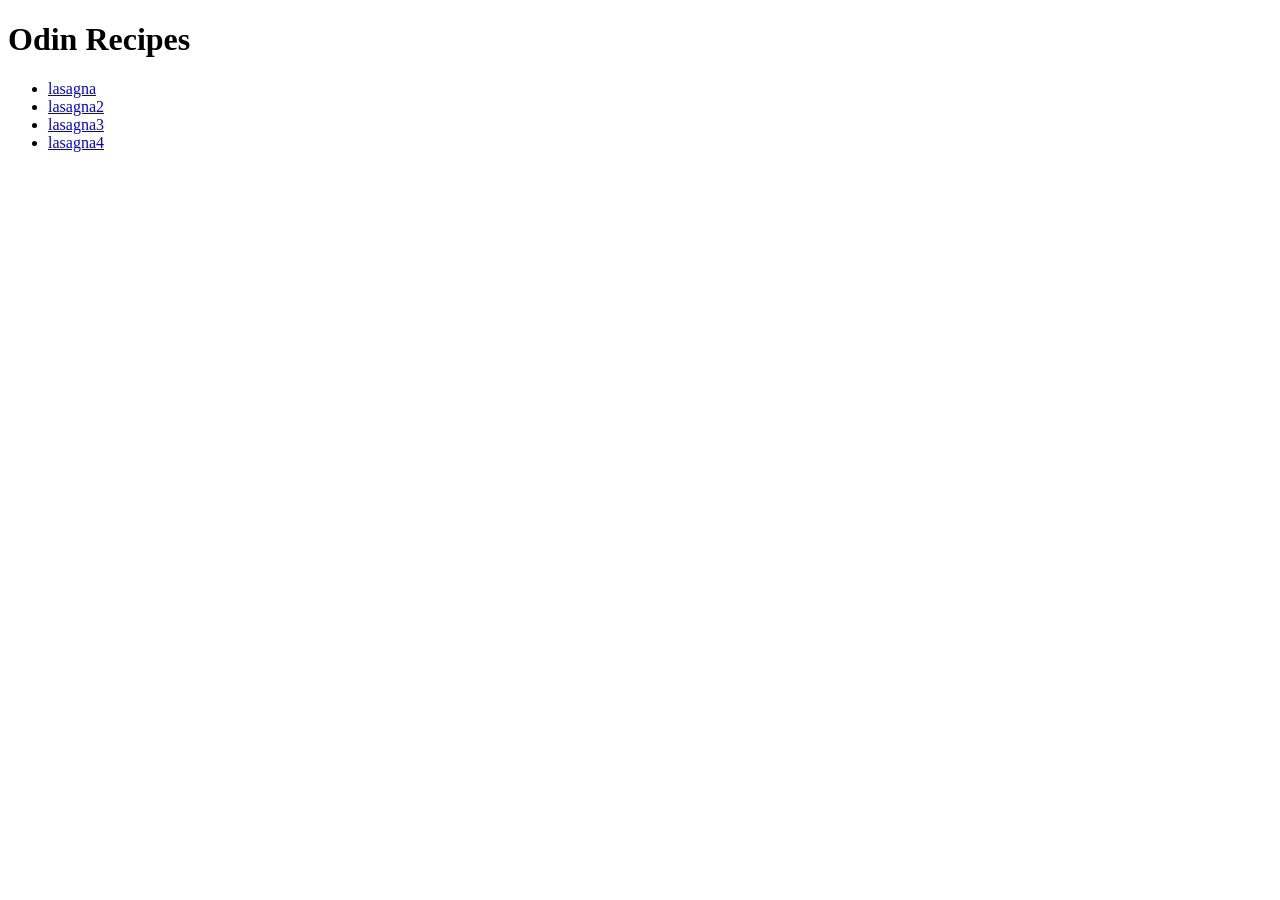
<file: index.html>
<!DOCTYPE html>
<html lang="en">

<head>
    <meta charset="UTF-8">
    <meta name="viewport" content="width=device-width, initial-scale=1.0">
    <title>Document</title>
</head>

<body>
    <h1>Odin Recipes</h1>
    <ul>
        <li><a href="recipes/lasagna.html">lasagna</ahref>
        </li>
        <li><a href="recipes/lasagna2.html">lasagna2</ahref>
        </li>
        <li><a href="recipes/lasagna3.html">lasagna3</ahref>
        </li>
        <li><a href="recipes/lasagna4.html">lasagna4</ahref>
        </li>
    </ul>

</body>

</html>
</file>
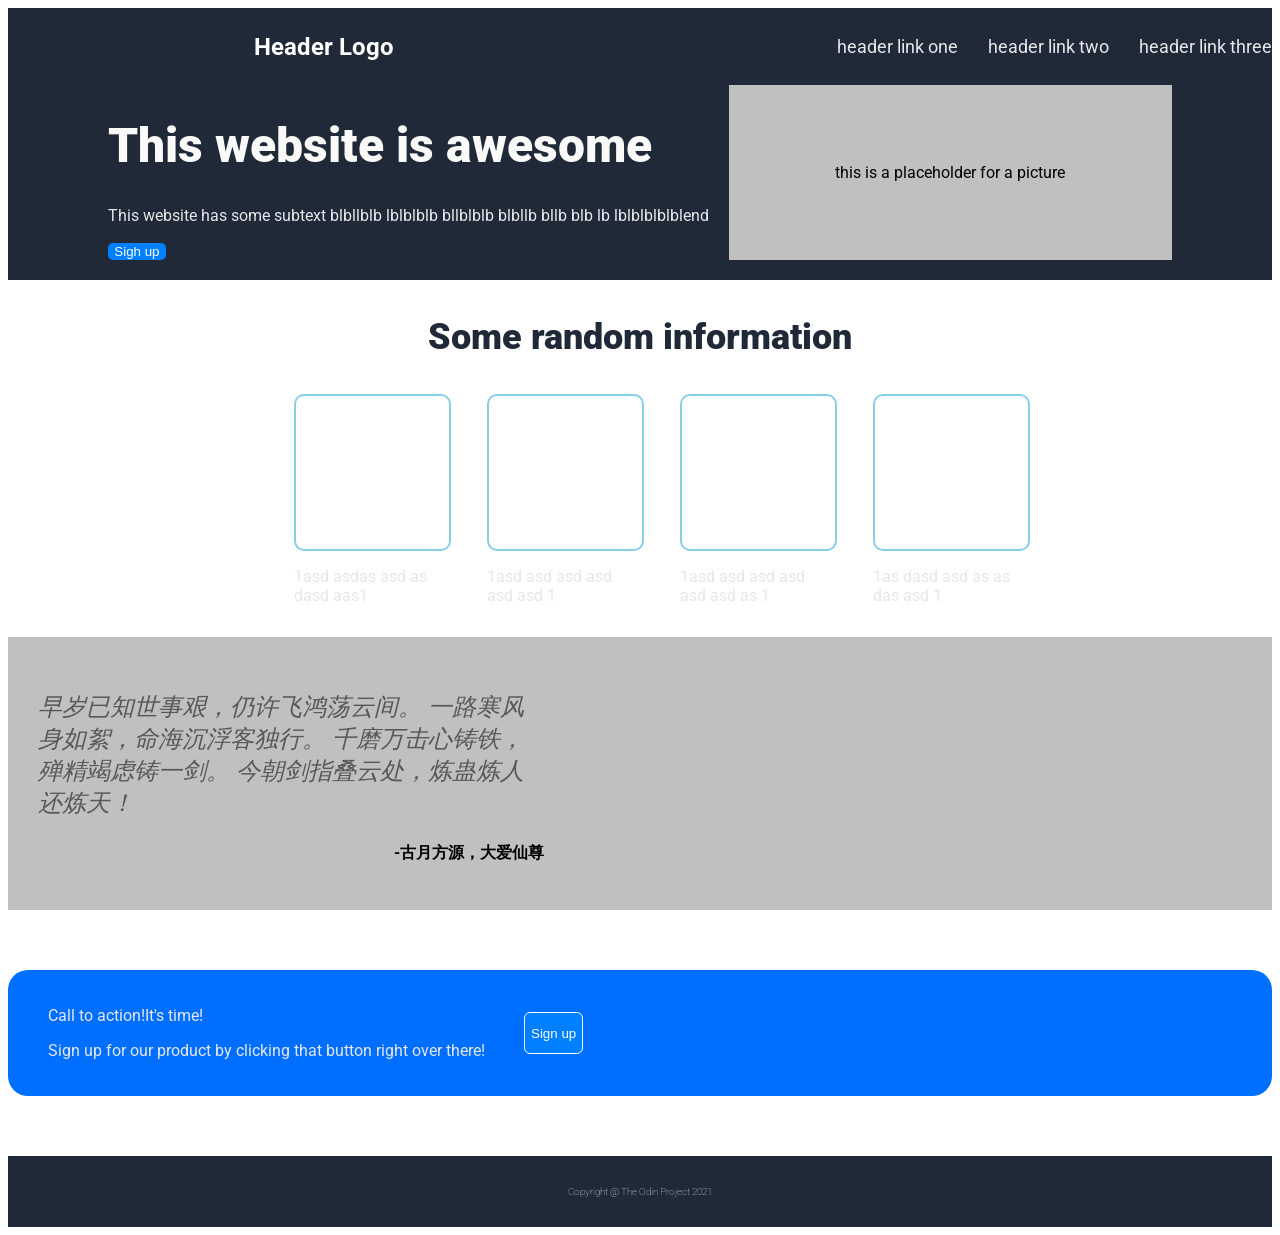
<file: 02/index.html>
<!DOCTYPE html>
<html lang="en">

<head>
    <link rel="preconnect" href="https://fonts.googleapis.com">
<link rel="preconnect" href="https://fonts.gstatic.com" crossorigin>
<link href="https://fonts.googleapis.com/css2?family=Roboto:wght@300;400;700;900&display=swap" rel="stylesheet">
    <link rel="stylesheet" href="./style.css">
    <meta charset="UTF-8">
    <meta name="viewport" content="width=device-width, initial-scale=1.0">
    <title>Document</title>
</head>

<body>
    <header class="hero">
        <div class="container">
            <!-- 第一行 -->
            <nav class="nav">
                <div class="logo">Header Logo</div>
                <ul class="nav_links">
                    <li><a>header link one</a></li>
                    <li><a>header link two</a></li>
                    <li><a>header link three</a></li>
                </ul>
            </nav>
            <!-- 第二行 -->
            <div class="hero_body">
                <div class="hero_text">
                    <h1>This website is awesome</h1>
                    <p>This website has some subtext blbllblb lblblblb bllblblb blbllb bllb blb lb lblblblblblend</p>
                    <button>Sigh up</button>
                </div>
                <div class="hero_image">this is a placeholder for a picture</div>
            </div>

        </div>

    </header>
    <div class="container">
        <p class="information">Some random information</p>
        <ul class="subtext">
            <li class="subtext_container"><div class="placeholder"></div><p>1asd asdas asd as dasd aas1</p></li>
            <li class="subtext_container"><div class="placeholder"></div><p>1asd asd asd asd asd asd 1</p></li>
            <li class="subtext_container"><div class="placeholder"></div><p>1asd asd asd asd asd asd as 1</p></li>
            <li class="subtext_container"><div class="placeholder"></div><p>1as dasd asd as as das asd 1</p></li>
        </ul>

    </div>
    <div class="container_quote">
        <div class="quote">
            <p class="quote_text">早岁已知世事艰，仍许飞鸿荡云间。
一路寒风身如絮，命海沉浮客独行。
千磨万击心铸铁，殚精竭虑铸一剑。
今朝剑指叠云处，炼蛊炼人还炼天！</p>
            <p class="quote_author">-古月方源，大爱仙尊</p>
        </div>
        

    </div>
    <div class="container">
        <div class="signup">
            <div class="signup_slogan">
                <p>Call to action!It's time!</p>
                <p>Sign up for our product by clicking that button right over there!</p>
            </div>
            <button class="signup_button">Sign up</button>
        </div>
        

    </div>
    <div class="copyright">
        <p class="copyright_text">Copyright @ The Odin Project 2021</p>
       

    </div>
</body>

</html>
</file>
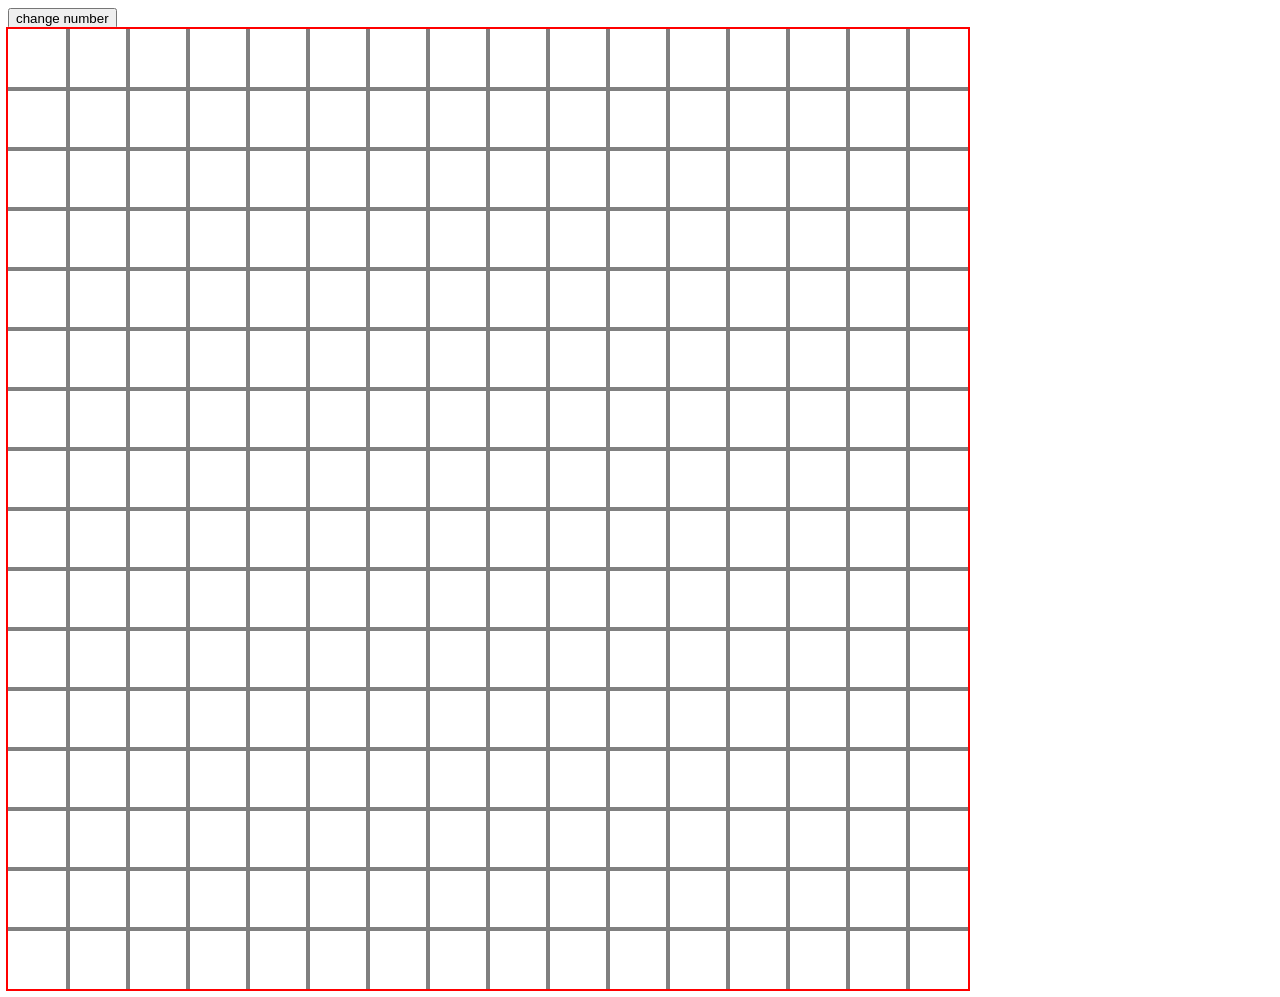
<file: 04/index.html>
<!DOCTYPE html>
<html lang="en">

    <meta charset="UTF-8">
    <meta name="viewport" content="width=device-width, initial-scale=1.0">
    <title>Document</title>
    <link rel="stylesheet" href="./style.css">
</head>
<body>
    <button class="popup"> change number</button>
    <div class="container"></div>

    <script src="./main.js"></script>
</body>
</html>
</file>
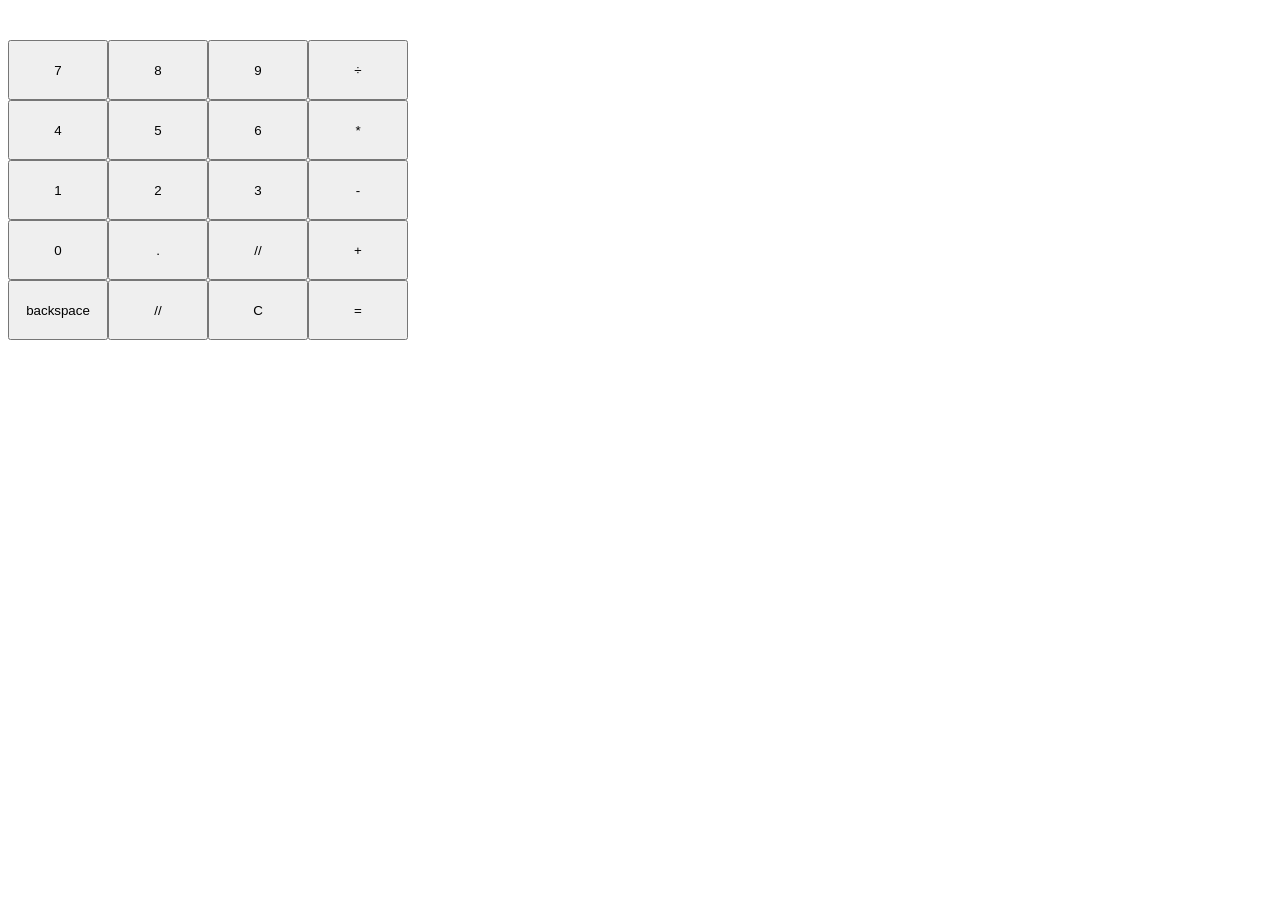
<file: 05/index.html>
<!doctype html>
<html lang="en">
    <head>
        <meta charset="UTF-8" />
        <meta name="viewport" content="width=device-width, initial-scale=1.0" />
        <title>Document</title>
        <link rel="stylesheet" href="./style.css" />
    </head>
    <body>
        <div class="calculator">
            <p id="display"></p>
            <button class="number">7</button>
            <button class="number">8</button>
            <button class="number">9</button>
            <button class="operator">÷</button>
            <button class="number">4</button>
            <button class="number">5</button>
            <button class="number">6</button>
            <button class="operator">*</button>
            <button class="number">1</button>
            <button class="number">2</button>
            <button class="number">3</button>
            <button class="operator">-</button>
            <button class="number">0</button>
            <button id="dot" class="number">.</button>
            <button class="empty">//</button>
            <button class="operator">+</button>
            <button id="bs">backspace</button>
            <button class="empty">//</button>
            <button id="clear">C</button>
            <button id="equal">=</button>
        </div>
        <script src="./main.js"></script>
    </body>
</html>
</file>
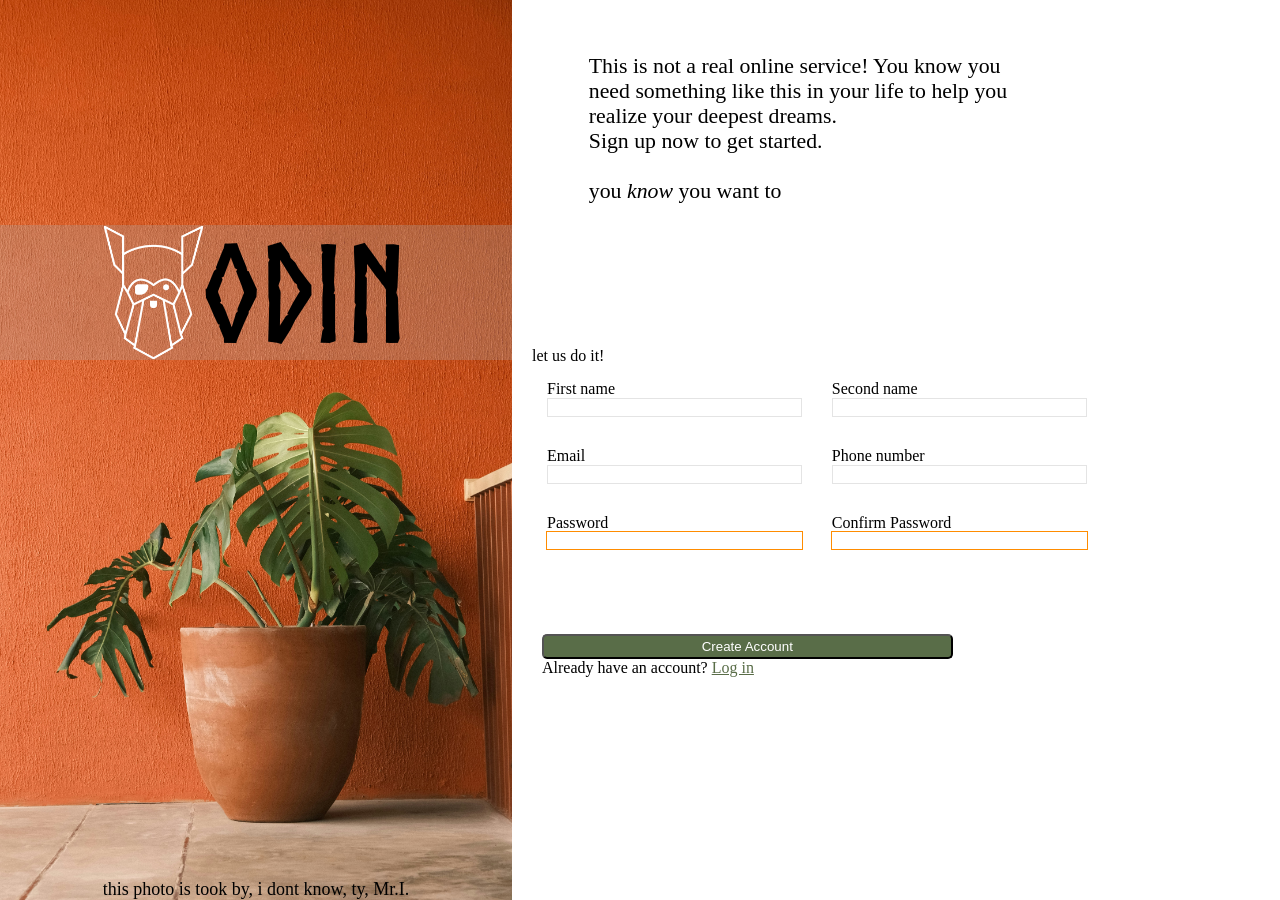
<file: signUpForm/index.html>
<!doctype html>
<html lang="en">
    <head>
        <meta charset="UTF-8" />
        <meta name="viewport" content="width=device-width, initial-scale=1.0" />
        <title>Document</title>
        <link href="./style.css" rel="stylesheet" />
    </head>
    <body>
        <div class="left">
            <div id="opbg">
                <img id="logo" alt="a odin logo" src="./odin-lined.png" />
                <span id="slang">Odin</span>
            </div>
            <span id="comment"
                >this photo is took by, i dont know, ty, Mr.I.</span
            >
        </div>
        <div class="right">
            <div id="part1">
                <span id="description">
                    This is not a real online service! You know you need
                    something like this in your life to help you realize your
                    deepest dreams.<br />Sign up now to get started.<br /><br />
                    you <em>know</em> you want to
                </span>
            </div>

            <form id="form">
                <div id="part2">
                    <span> let us do it!</span>
                    <div id="wrapit">
                        <div class="shabi">
                            <label for="firstName">First name</label>
                            <input
                                type="text"
                                id="firstName"
                                name="firstName"
                            />
                        </div>
                        <div class="shabi">
                            <label for="secondName">Second name</label>
                            <input
                                type="text"
                                id="secondName"
                                name-="secondName"
                            />
                        </div>
                        <div class="shabi">
                            <label for="email">Email</label>
                            <input type="email" id="email" name="email" />
                        </div>
                        <div class="shabi">
                            <label for="PhoneNum">Phone number</label>
                            <input type="text" id="PhoneNum" name="PhoneNum" />
                        </div>
                        <div class="shabi">
                            <label for="password">Password</label>
                            <input
                                required
                                type="password"
                                id="password"
                                name="password"
                                minlength="6"
                                ;
                            />
                        </div>
                        <div class="shabi">
                            <label for="repass">Confirm Password</label>
                            <input
                                required
                                minlength="6"
                                type="password"
                                id="repass"
                                name="repass"
                            />
                        </div>
                    </div>
                </div>
                <div id="part3">
                    <button type="submit">Create Account</button>
                    <span
                        >Already have an account?
                        <a href="placeHolder">Log in</a></span
                    >
                </div>
            </form>
        </div>
    </body>
</html>
</file>
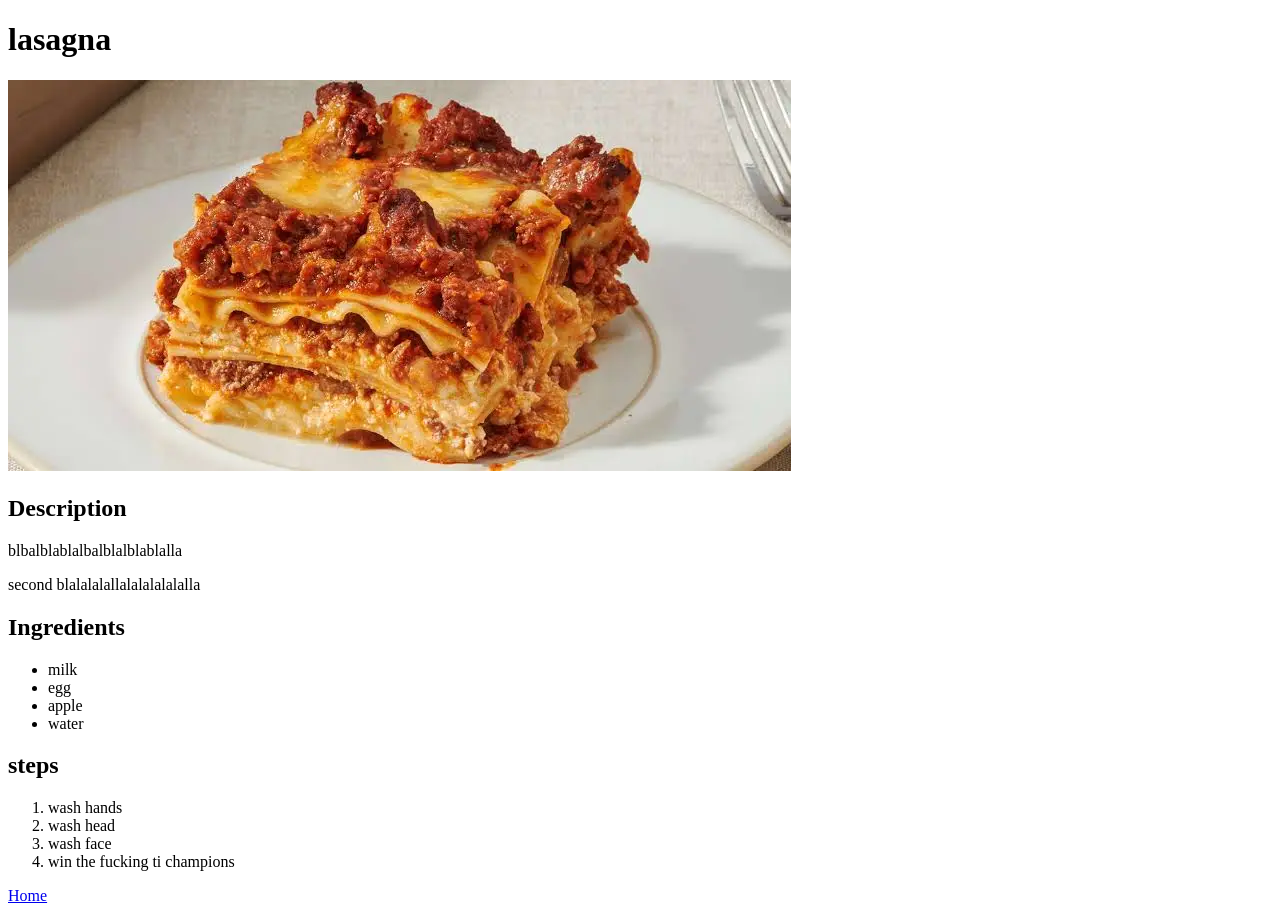
<file: recipes/lasagna.html>
<!DOCTYPE html>
<html lang="en">

<head>
    <meta charset="UTF-8">
    <meta name="viewport" content="width=device-width, initial-scale=1.0">
    <title>Document</title>
</head>

<body>
    <h1>lasagna</h1>
    <img src="./images.webp">
    <h2>Description</h2>
    <p>blbalblablalbalblalblablalla</p>
    <p> second blalalalallalalalalalalla</p>
    <h2>Ingredients</h2>
    <ul>
        <li>milk</li>
        <li>egg</li>
        <li>apple</li>
        <li>water</li>
    </ul>
    <h2>steps</h2>
    <ol>
        <li>wash hands</li>
        <li>wash head</li>
        <li>wash face</li>
        <li>win the fucking ti champions</li>
    </ol>
    <a href="../index.html">Home</a>
</body>

</html>
</file>
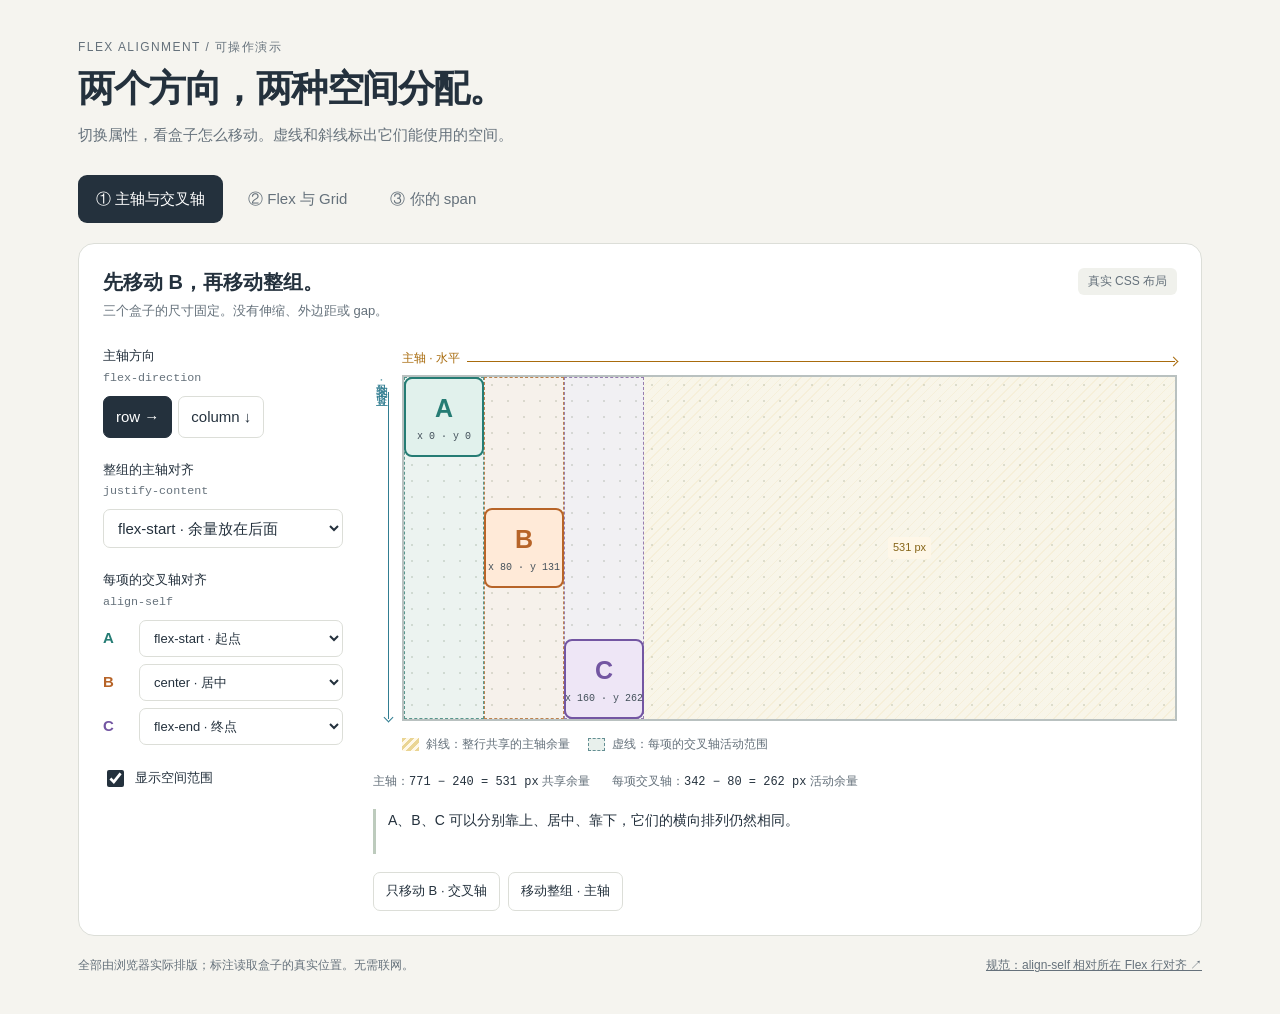
<file: signUpForm/flex-alignment-demo.html>
<!doctype html>
<html lang="zh-CN">
  <head>
    <meta charset="UTF-8" />
    <meta name="viewport" content="width=device-width, initial-scale=1" />
    <title>Flex 对齐 · 看见空间怎么分配</title>
    <style>
      :root {
        color-scheme: light;
        --ink: #24313d;
        --muted: #65717b;
        --paper: #f5f4ef;
        --line: #dcded8;
        --a: #257c74;
        --b: #b76428;
        --c: #7356a2;
        --tile-size: 80px;
      }
      * { box-sizing: border-box; }
      body {
        margin: 0;
        background: var(--paper);
        color: var(--ink);
        font-family: -apple-system, BlinkMacSystemFont, "PingFang SC", "Microsoft YaHei", sans-serif;
        font-size: 15px;
        line-height: 1.6;
      }
      button, select, input { font: inherit; }
      button, select { cursor: pointer; }
      button:focus-visible, select:focus-visible, input:focus-visible, a:focus-visible {
        outline: 3px solid #287dbe;
        outline-offset: 3px;
      }
      button { touch-action: manipulation; }
      code, .number {
        font-family: "SFMono-Regular", Consolas, monospace;
        font-variant-numeric: tabular-nums;
      }
      code { font-size: .9em; }
      h1, h2, h3, p { margin: 0; }
      main { max-width: 1180px; margin: 0 auto; padding: 38px 28px 40px; }
      .eyebrow { color: var(--muted); font-size: 12px; letter-spacing: .12em; margin-bottom: 8px; }
      h1 { font-size: clamp(25px, 3.4vw, 37px); letter-spacing: -.04em; line-height: 1.3; }
      .subtitle { color: var(--muted); margin-top: 10px; }
      .tabs { display: flex; gap: 7px; margin: 28px 0 20px; flex-wrap: wrap; }
      .tab {
        padding: 11px 17px;
        border: 1px solid transparent;
        border-radius: 9px;
        color: var(--muted);
        background: transparent;
      }
      .tab[aria-selected="true"] { background: var(--ink); color: #fff; }
      .tab:hover:not([aria-selected="true"]) { background: #e9e9e2; }
      [hidden] { display: none !important; }
      .panel { background: #fff; border: 1px solid var(--line); border-radius: 16px; padding: 24px; }
      .panel-heading { display: flex; justify-content: space-between; gap: 16px; align-items: flex-start; margin-bottom: 24px; }
      h2 { font-size: 20px; line-height: 1.4; }
      .secondary { color: var(--muted); font-size: 13px; margin-top: 5px; }
      .tag { flex: 0 0 auto; padding: 4px 10px; border-radius: 6px; background: #f0f1ec; color: var(--muted); font-size: 12px; }
      .axis-layout { display: grid; grid-template-columns: 240px minmax(0, 1fr); gap: 30px; }
      .controls { display: flex; flex-direction: column; gap: 22px; min-width: 0; }
      .control-label { display: block; font-size: 13px; margin-bottom: 8px; }
      .control-label code { display: block; color: var(--muted); margin-top: 2px; }
      .segmented { display: flex; gap: 6px; flex-wrap: wrap; }
      .segmented button, .action {
        border: 1px solid var(--line);
        background: #fff;
        color: var(--ink);
        border-radius: 7px;
        padding: 8px 12px;
      }
      .segmented button[aria-pressed="true"] { background: var(--ink); border-color: var(--ink); color: #fff; }
      .segmented button:hover:not([aria-pressed="true"]), .action:hover { background: #f3f4ef; }
      select { width: 100%; padding: 9px 10px; border: 1px solid var(--line); border-radius: 7px; background: #fff; color: var(--ink); }
      .self-controls { display: flex; flex-direction: column; gap: 7px; }
      .self-row { display: flex; align-items: center; gap: 9px; }
      .self-row label { width: 27px; flex: 0 0 auto; font-weight: 600; }
      .self-row select { min-width: 0; font-size: 13px; }
      .letter-a { color: var(--a); }
      .letter-b { color: var(--b); }
      .letter-c { color: var(--c); }
      .checkbox { display: flex; align-items: center; gap: 8px; font-size: 13px; }
      .checkbox input { width: 17px; height: 17px; accent-color: var(--ink); }
      .visual { min-width: 0; }
      .canvas-wrap { position: relative; padding: 29px 0 0 29px; }
      .axis-horizontal { position: absolute; left: 29px; right: 0; top: 0; height: 23px; }
      .axis-horizontal::before { content: ""; position: absolute; left: 0; right: 2px; top: 15px; border-top: 1px solid currentColor; }
      .axis-horizontal::after { content: ""; position: absolute; right: 0; top: 12px; width: 6px; height: 6px; border-top: 1px solid currentColor; border-right: 1px solid currentColor; transform: rotate(45deg); }
      .axis-horizontal span { position: relative; top: -1px; background: #fff; padding: 0 7px 0 0; font-size: 12px; }
      .axis-vertical { position: absolute; left: 0; top: 29px; bottom: 0; width: 23px; }
      .axis-vertical::before { content: ""; position: absolute; left: 15px; top: 0; bottom: 2px; border-left: 1px solid currentColor; }
      .axis-vertical::after { content: ""; position: absolute; left: 12px; bottom: 0; width: 6px; height: 6px; border-right: 1px solid currentColor; border-bottom: 1px solid currentColor; transform: rotate(45deg); }
      .axis-vertical span { position: relative; left: -1px; writing-mode: vertical-rl; background: #fff; padding: 0 0 7px; font-size: 12px; }
      .main-axis { color: #a86b0d; }
      .cross-axis { color: #317d91; }
      .stage {
        position: relative;
        display: flex;
        width: 100%;
        height: 346px;
        padding: 0;
        border: 2px solid #b9c1c0;
        background: #fafbf8;
        background-image: radial-gradient(#dce0d8 .8px, transparent .8px);
        background-size: 16px 16px;
        isolation: isolate;
      }
      .tile {
        position: relative;
        z-index: 2;
        display: flex;
        flex: 0 0 auto;
        align-items: center;
        justify-content: center;
        flex-direction: column;
        width: var(--tile-size);
        height: var(--tile-size);
        border: 2px solid currentColor;
        border-radius: 8px;
        font-weight: 600;
        line-height: 1.4;
      }
      .tile-a { color: var(--a); background: #e1f1ec; }
      .tile-b { color: var(--b); background: #ffead8; }
      .tile-c { color: var(--c); background: #eee6f6; }
      .tile-letter { font-size: 25px; }
      .tile-position { font-size: 10px; font-weight: 400; color: #44515b; margin-top: 4px; white-space: nowrap; }
      .range-layer { position: absolute; inset: 0; pointer-events: none; z-index: 0; }
      .range-band { position: absolute; border: 1px dashed currentColor; }
      .range-a { color: #58968c; background: #257c7410; }
      .range-b { color: #bc824e; background: #b7642810; }
      .range-c { color: #967daf; background: #7356a210; }
      .free-gap {
        position: absolute;
        display: flex;
        align-items: center;
        justify-content: center;
        color: #866518;
        font-size: 11px;
        background: repeating-linear-gradient(135deg, #e5be5a18, #e5be5a18 6px, #e5be5a32 6px, #e5be5a32 7px);
        overflow: hidden;
      }
      .free-gap span { padding: 2px 5px; background: #fff8e8e8; border-radius: 3px; white-space: nowrap; }
      .legend { display: flex; flex-wrap: wrap; gap: 8px 18px; font-size: 12px; color: var(--muted); margin: 14px 0 0 29px; }
      .legend span { display: inline-flex; align-items: center; gap: 7px; }
      .swatch { width: 17px; height: 13px; display: inline-block; }
      .swatch-free { background: repeating-linear-gradient(135deg, #ead594, #ead594 3px, #fff8e8 3px, #fff8e8 6px); }
      .swatch-range { border: 1px dashed #648f93; background: #e8f0ec; }
      .readouts { display: flex; gap: 8px 22px; flex-wrap: wrap; margin-top: 18px; font-size: 12px; color: var(--muted); }
      .readouts strong { color: var(--ink); font-weight: 500; }
      .hint { margin-top: 17px; padding-left: 12px; border-left: 3px solid #bdcbbd; font-size: 14px; min-height: 45px; }
      .quick-actions { display: flex; flex-wrap: wrap; gap: 8px; margin-top: 18px; }
      .action { font-size: 13px; }
      .comparison-controls { display: flex; align-items: center; gap: 15px; flex-wrap: wrap; margin-bottom: 22px; }
      .comparison { display: grid; grid-template-columns: repeat(2, minmax(0, 1fr)); gap: 22px; }
      .comparison h3 { font-size: 16px; margin-bottom: 9px; }
      .small-stage { height: 182px; align-items: center; }
      .small-stage .tile { width: 60px; height: 60px; }
      .grid-stage { display: grid; grid-template-columns: repeat(3, minmax(0, 1fr)); justify-items: start; }
      .grid-regions { position: absolute; inset: 0; display: grid; grid-template-columns: repeat(3, minmax(0, 1fr)); pointer-events: none; z-index: 0; }
      .grid-region { background: #eef3ed; border-right: 1px dashed #9eadab; position: relative; }
      .grid-region:nth-child(2) { background: #faf0e3; }
      .grid-region:last-child { border-right: 0; }
      .grid-region span { position: absolute; bottom: 8px; left: 0; right: 0; text-align: center; font-size: 11px; color: var(--muted); }
      .comparison-position { font-size: 13px; margin-top: 11px; color: var(--muted); }
      .comparison-position strong { color: var(--ink); font-weight: 500; }
      .self-result { margin-top: 22px; font-size: 14px; }
      .span-controls { display: grid; grid-template-columns: repeat(3, minmax(0, 1fr)); gap: 14px; margin-bottom: 22px; }
      .span-controls label { font-size: 13px; }
      .span-controls select { display: block; margin-top: 7px; }
      .comment-parent { height: 190px; align-items: flex-end; }
      .comment-content {
        flex: 0 0 auto;
        width: 100%;
        padding: 8px;
        border: 2px solid #a36b84;
        background: #f7e7ee;
        color: #75475d;
        white-space: nowrap;
        font-size: 16px;
      }
      .span-key { display: flex; gap: 20px; flex-wrap: wrap; font-size: 12px; color: var(--muted); margin-top: 12px; }
      .span-key span { display: inline-flex; align-items: center; gap: 7px; }
      .span-box-swatch { border: 2px solid #a36b84; background: #f7e7ee; }
      footer { margin-top: 20px; display: flex; justify-content: space-between; flex-wrap: wrap; gap: 8px; font-size: 12px; color: var(--muted); }
      footer a { color: inherit; }
      @media (max-width: 900px) {
        .axis-layout { grid-template-columns: 1fr; gap: 24px; }
        .controls { display: grid; grid-template-columns: repeat(2, minmax(0, 1fr)); gap: 18px; }
        .controls .checkbox { align-self: end; padding-bottom: 9px; }
      }
      @media (max-width: 620px) {
        main { padding: 24px 16px; }
        .panel { padding: 17px; }
        .tag { display: none; }
        .tabs { gap: 3px; margin-top: 21px; }
        .tab { padding: 9px 10px; font-size: 13px; }
        .comparison { grid-template-columns: 1fr; }
        .span-controls { grid-template-columns: 1fr; gap: 12px; }
        .stage { height: 314px; }
        .small-stage { height: 164px; }
        .comment-parent { height: 170px; }
      }
      @media (max-width: 420px) {
        :root { --tile-size: 60px; }
        main { padding: 20px 12px; }
        .panel { padding: 14px; }
        .controls { grid-template-columns: 1fr; gap: 17px; }
        .panel-heading { margin-bottom: 17px; }
        .tile-letter { font-size: 21px; }
        .tile-position { font-size: 9px; }
        .small-stage .tile { width: 54px; height: 54px; }
        .comment-content { font-size: 14px; }
        .legend { margin-left: 0; }
      }
      @media (prefers-reduced-motion: reduce) {
        *, *::before, *::after { scroll-behavior: auto !important; }
      }
    </style>
  </head>
  <body>
    <main>
      <header>
        <p class="eyebrow">FLEX ALIGNMENT / 可操作演示</p>
        <h1>两个方向，两种空间分配。</h1>
        <p class="subtitle">切换属性，看盒子怎么移动。虚线和斜线标出它们能使用的空间。</p>
      </header>

      <div class="tabs" role="tablist" aria-label="选择演示">
        <button class="tab" id="tab-axes" role="tab" type="button" aria-selected="true" aria-controls="panel-axes">① 主轴与交叉轴</button>
        <button class="tab" id="tab-self" role="tab" type="button" aria-selected="false" aria-controls="panel-self" tabindex="-1">② Flex 与 Grid</button>
        <button class="tab" id="tab-span" role="tab" type="button" aria-selected="false" aria-controls="panel-span" tabindex="-1">③ 你的 span</button>
      </div>

      <section class="panel" id="panel-axes" role="tabpanel" aria-labelledby="tab-axes">
        <div class="panel-heading">
          <div>
            <h2>先移动 B，再移动整组。</h2>
            <p class="secondary">三个盒子的尺寸固定。没有伸缩、外边距或 gap。</p>
          </div>
          <span class="tag">真实 CSS 布局</span>
        </div>
        <div class="axis-layout">
          <div class="controls">
            <div>
              <span class="control-label">主轴方向 <code>flex-direction</code></span>
              <div class="segmented" aria-label="主轴方向">
                <button type="button" data-direction="row" aria-pressed="true">row →</button>
                <button type="button" data-direction="column" aria-pressed="false">column ↓</button>
              </div>
            </div>
            <div>
              <label class="control-label" for="main-justify">整组的主轴对齐 <code>justify-content</code></label>
              <select id="main-justify">
                <option value="flex-start">flex-start · 余量放在后面</option>
                <option value="center">center · 余量放在两端</option>
                <option value="flex-end">flex-end · 余量放在前面</option>
                <option value="space-between">space-between · 余量放在项之间</option>
                <option value="space-around">space-around · 每项两侧分余量</option>
                <option value="space-evenly">space-evenly · 所有空隙等宽</option>
              </select>
            </div>
            <div>
              <span class="control-label">每项的交叉轴对齐 <code>align-self</code></span>
              <div class="self-controls">
                <div class="self-row"><label class="letter-a" for="align-a">A</label><select id="align-a" data-item="a"><option value="flex-start">flex-start · 起点</option><option value="center">center · 居中</option><option value="flex-end">flex-end · 终点</option></select></div>
                <div class="self-row"><label class="letter-b" for="align-b">B</label><select id="align-b" data-item="b"><option value="flex-start">flex-start · 起点</option><option value="center" selected>center · 居中</option><option value="flex-end">flex-end · 终点</option></select></div>
                <div class="self-row"><label class="letter-c" for="align-c">C</label><select id="align-c" data-item="c"><option value="flex-start">flex-start · 起点</option><option value="center">center · 居中</option><option value="flex-end" selected>flex-end · 终点</option></select></div>
              </div>
            </div>
            <label class="checkbox"><input id="show-ranges" type="checkbox" checked />显示空间范围</label>
          </div>
          <div class="visual">
            <div class="canvas-wrap">
              <div id="horizontal-axis" class="axis-horizontal main-axis" aria-hidden="true"><span>主轴 · 水平</span></div>
              <div id="vertical-axis" class="axis-vertical cross-axis" aria-hidden="true"><span>交叉轴 · 竖直</span></div>
              <div class="stage" id="main-stage" role="img" aria-label="Flex 项目和可用空间">
                <div class="range-layer" id="range-layer" aria-hidden="true">
                  <div class="range-band range-a"></div><div class="range-band range-b"></div><div class="range-band range-c"></div>
                  <div class="free-gap"><span></span></div><div class="free-gap"><span></span></div><div class="free-gap"><span></span></div><div class="free-gap"><span></span></div>
                </div>
                <div class="tile tile-a" id="main-a"><span class="tile-letter">A</span><span class="tile-position number"></span></div>
                <div class="tile tile-b" id="main-b"><span class="tile-letter">B</span><span class="tile-position number"></span></div>
                <div class="tile tile-c" id="main-c"><span class="tile-letter">C</span><span class="tile-position number"></span></div>
              </div>
            </div>
            <div class="legend"><span><i class="swatch swatch-free" aria-hidden="true"></i>斜线：整行共享的主轴余量</span><span><i class="swatch swatch-range" aria-hidden="true"></i>虚线：每项的交叉轴活动范围</span></div>
            <div class="readouts" id="main-readouts"></div>
            <p class="hint" id="main-hint" aria-live="polite">A、B、C 可以分别靠上、居中、靠下，它们的横向排列仍然相同。</p>
            <div class="quick-actions">
              <button class="action" id="move-b" type="button">只移动 B · 交叉轴</button>
              <button class="action" id="move-group" type="button">移动整组 · 主轴</button>
            </div>
          </div>
        </div>
      </section>

      <section class="panel" id="panel-self" role="tabpanel" aria-labelledby="tab-self" hidden>
        <div class="panel-heading">
          <div><h2>给 B 同样的 justify-self。</h2><p class="secondary">两边都设置这个属性。Grid 给 B 一个独立区域；Flex 按一行项目排列。</p></div>
          <span class="tag">只改变 B</span>
        </div>
        <div class="comparison-controls">
          <span class="control-label" style="margin: 0">B 的 <code>justify-self</code></span>
          <div class="segmented" aria-label="B 的 justify-self">
            <button type="button" data-justify-self="start" aria-pressed="false">start</button>
            <button type="button" data-justify-self="center" aria-pressed="true">center</button>
            <button type="button" data-justify-self="end" aria-pressed="false">end</button>
          </div>
        </div>
        <div class="comparison">
          <div>
            <h3>Flex <span class="secondary">· justify-self 被忽略</span></h3>
            <div class="stage small-stage" id="self-flex-stage" role="img" aria-label="Flex 中 B 的 justify-self 不改变位置">
              <div class="tile tile-a"><span class="tile-letter">A</span></div><div class="tile tile-b" id="self-flex-b"><span class="tile-letter">B</span></div><div class="tile tile-c"><span class="tile-letter">C</span></div>
            </div>
            <p class="comparison-position" id="flex-self-position"></p>
          </div>
          <div>
            <h3>Grid <span class="secondary">· B 在第 2 格内对齐</span></h3>
            <div class="stage small-stage grid-stage" id="self-grid-stage" role="img" aria-label="Grid 中 B 在第 2 个网格区域内对齐">
              <div class="grid-regions" aria-hidden="true"><div class="grid-region"><span>第 1 格</span></div><div class="grid-region"><span>第 2 格</span></div><div class="grid-region"><span>第 3 格</span></div></div>
              <div class="tile tile-a"><span class="tile-letter">A</span></div><div class="tile tile-b" id="self-grid-b"><span class="tile-letter">B</span></div><div class="tile tile-c"><span class="tile-letter">C</span></div>
            </div>
            <p class="comparison-position" id="grid-self-position"></p>
          </div>
        </div>
        <p class="hint" id="self-hint" aria-live="polite"></p>
      </section>

      <section class="panel" id="panel-span" role="tabpanel" aria-labelledby="tab-span" hidden>
        <div class="panel-heading">
          <div><h2>回到你的 span：盒子和里面的文字。</h2><p class="secondary">外层始终是横向 Flex。span 始终作为外层的 Flex 项靠底。</p></div>
          <span class="tag">去掉 absolute 的版本</span>
        </div>
        <div class="span-controls">
          <label for="span-width">span 的宽度<select id="span-width"><option value="full">100% · 铺满外层</option><option value="auto">auto · 按内容宽度</option></select></label>
          <label for="span-layout">span 的内部布局<select id="span-layout"><option value="flow">普通文字排版</option><option value="flex">Flex · 文字成为匿名 Flex 项</option></select></label>
          <label for="span-property">在 span 上设为 center<select id="span-property"><option value="justify-content">justify-content</option><option value="justify-self">justify-self</option><option value="justify-items">justify-items</option><option value="text-align">text-align</option></select></label>
        </div>
        <div class="stage comment-parent" id="comment-parent" role="img" aria-label="Flex 父容器内靠底的 span 与文字">
          <span class="comment-content" id="comment-demo">Photo by Mr. I.</span>
        </div>
        <div class="span-key"><span><i class="swatch span-box-swatch" aria-hidden="true"></i>粉色边框：span 的盒子</span><span>灰色边框：外层 Flex 容器</span></div>
        <div class="readouts" id="span-readouts"></div>
        <p class="hint" id="span-hint" aria-live="polite"></p>
        <div class="quick-actions">
          <button class="action" type="button" data-span-preset="original">复现你的截图</button>
          <button class="action" type="button" data-span-preset="text">用文本对齐居中</button>
          <button class="action" type="button" data-span-preset="flex">把 span 内部改成 Flex</button>
        </div>
      </section>

      <footer><span>全部由浏览器实际排版；标注读取盒子的真实位置。无需联网。</span><a href="https://www.w3.org/TR/css-flexbox-1/#align-items-property" target="_blank" rel="noopener noreferrer">规范：align-self 相对所在 Flex 行对齐 ↗</a></footer>
    </main>
    <script>
      (() => {
        const $ = (selector) => document.querySelector(selector);
        const $$ = (selector) => Array.from(document.querySelectorAll(selector));
        const state = { direction: "row", justify: "flex-start", self: { a: "flex-start", b: "center", c: "flex-end" }, justifySelf: "center", showRanges: true };
        const mainStage = $("#main-stage");
        const mainTiles = [$("#main-a"), $("#main-b"), $("#main-c")];
        const bands = $$(".range-band");
        const gaps = $$(".free-gap");
        const reducedMotion = window.matchMedia("(prefers-reduced-motion: reduce)");
        const letters = ["a", "b", "c"];

        function move(elements, change, render) {
          const before = elements.map((element) => element.getBoundingClientRect());
          elements.forEach((element) => element.getAnimations().forEach((animation) => animation.cancel()));
          change();
          render();
          if (reducedMotion.matches) return;
          elements.forEach((element, index) => {
            const after = element.getBoundingClientRect();
            const x = before[index].left - after.left;
            const y = before[index].top - after.top;
            if (Math.abs(x) + Math.abs(y) > .5) {
              element.animate([{ transform: `translate(${x}px, ${y}px)` }, { transform: "translate(0, 0)" }], { duration: 420, easing: "cubic-bezier(.2,.7,.2,1)" });
            }
          });
        }

        function box(element) {
          return { x: element.offsetLeft, y: element.offsetTop, width: element.offsetWidth, height: element.offsetHeight };
        }

        function paintMain() {
          if ($("#panel-axes").hidden) return;
          const horizontal = state.direction === "row";
          const width = mainStage.clientWidth;
          const height = mainStage.clientHeight;
          const positions = mainTiles.map(box);
          const mainSize = horizontal ? width : height;
          const crossSize = horizontal ? height : width;
          const used = positions.reduce((sum, item) => sum + (horizontal ? item.width : item.height), 0);
          const free = Math.max(0, mainSize - used);

          positions.forEach((item, index) => {
            const band = bands[index];
            band.style.left = `${horizontal ? item.x : 0}px`;
            band.style.top = `${horizontal ? 0 : item.y}px`;
            band.style.width = `${horizontal ? item.width : width}px`;
            band.style.height = `${horizontal ? height : item.height}px`;
            mainTiles[index].querySelector(".tile-position").textContent = `x ${item.x} · y ${item.y}`;
          });

          let cursor = 0;
          const gapSizes = [];
          for (let index = 0; index <= positions.length; index++) {
            const next = index < positions.length ? (horizontal ? positions[index].x : positions[index].y) : mainSize;
            const size = Math.max(0, next - cursor);
            gapSizes.push(size);
            const gap = gaps[index];
            gap.style.left = `${horizontal ? cursor : 0}px`;
            gap.style.top = `${horizontal ? 0 : cursor}px`;
            gap.style.width = `${horizontal ? size : width}px`;
            gap.style.height = `${horizontal ? height : size}px`;
            gap.hidden = size < 1;
            gap.querySelector("span").textContent = size >= 44 ? `${size} px` : "";
            if (index < positions.length) cursor = next + (horizontal ? positions[index].width : positions[index].height);
          }

          const hAxis = $("#horizontal-axis");
          const vAxis = $("#vertical-axis");
          hAxis.className = `axis-horizontal ${horizontal ? "main-axis" : "cross-axis"}`;
          vAxis.className = `axis-vertical ${horizontal ? "cross-axis" : "main-axis"}`;
          hAxis.querySelector("span").textContent = horizontal ? "主轴 · 水平" : "交叉轴 · 水平";
          vAxis.querySelector("span").textContent = horizontal ? "交叉轴 · 竖直" : "主轴 · 竖直";
          $("#range-layer").hidden = !state.showRanges;
          $("#main-readouts").innerHTML = `<span>主轴：<strong class="number">${mainSize} − ${used} = ${free} px</strong> 共享余量</span><span>每项交叉轴：<strong class="number">${crossSize} − ${horizontal ? positions[1].height : positions[1].width} = ${crossSize - (horizontal ? positions[1].height : positions[1].width)} px</strong> 活动余量</span>`;
          mainStage.setAttribute("aria-label", `${state.direction} 方向的单行 Flex；justify-content 为 ${state.justify}；主轴剩余 ${free} 像素。A、B、C 的 align-self 分别为 ${letters.map((letter) => state.self[letter]).join("、")}。`);
          return { horizontal, positions, free, gapSizes };
        }

        function applyMain() {
          mainStage.style.flexDirection = state.direction;
          mainStage.style.justifyContent = state.justify;
          mainStage.style.alignItems = "flex-start";
          mainTiles.forEach((tile, index) => { tile.style.alignSelf = state.self[letters[index]]; });
          $("#main-justify").value = state.justify;
          letters.forEach((letter) => { $(`#align-${letter}`).value = state.self[letter]; });
          $$("[data-direction]").forEach((button) => button.setAttribute("aria-pressed", String(button.dataset.direction === state.direction)));
        }

        function updateMain(change, kind, letter = "b") {
          const before = mainTiles.map(box);
          move(mainTiles, () => { change(); applyMain(); }, paintMain);
          const after = mainTiles.map(box);
          const horizontal = state.direction === "row";
          if (kind === "cross") {
            const index = letters.indexOf(letter);
            const axis = horizontal ? "y" : "x";
            const fixedAxis = horizontal ? "x" : "y";
            $("#main-hint").textContent = `${letter.toUpperCase()} 沿交叉轴移动：${axis} 从 ${before[index][axis]} 到 ${after[index][axis]}。三个项目的主轴坐标 ${fixedAxis} 都保持不变。`;
          } else if (kind === "main") {
            $("#main-hint").textContent = `justify-content 现在为 ${state.justify}。斜线余量重新分配到整组前后或项目之间；每项的交叉轴对齐保持不变。`;
          } else {
            $("#main-hint").textContent = horizontal ? "主轴变为水平：左右分配整行余量，上下可以分别对齐各项。" : "主轴变为竖直：上下分配整行余量，左右可以分别对齐各项。空间范围也跟着旋转。";
          }
        }

        $$("[data-direction]").forEach((button) => button.addEventListener("click", () => updateMain(() => { state.direction = button.dataset.direction; }, "direction")));
        $("#main-justify").addEventListener("change", (event) => updateMain(() => { state.justify = event.target.value; }, "main"));
        $$("[data-item]").forEach((select) => select.addEventListener("change", () => updateMain(() => { state.self[select.dataset.item] = select.value; }, "cross", select.dataset.item)));
        $("#move-b").addEventListener("click", () => updateMain(() => { const values = ["flex-start", "center", "flex-end"]; state.self.b = values[(values.indexOf(state.self.b) + 1) % values.length]; }, "cross"));
        $("#move-group").addEventListener("click", () => updateMain(() => { const values = ["flex-start", "center", "flex-end"]; state.justify = values[(values.indexOf(state.justify) + 1) % values.length]; }, "main"));
        $("#show-ranges").addEventListener("change", (event) => { state.showRanges = event.target.checked; paintMain(); });

        const flexB = $("#self-flex-b");
        const gridB = $("#self-grid-b");
        function paintSelf() {
          if ($("#panel-self").hidden) return;
          $("#flex-self-position").innerHTML = `B 距容器左边：<strong class="number">${flexB.offsetLeft} px</strong>`;
          const gridAreaWidth = $("#self-grid-stage").clientWidth / 3;
          const areaOffset = Math.round(gridB.offsetLeft - gridAreaWidth);
          $("#grid-self-position").innerHTML = `B 距第 2 格左边：<strong class="number">${areaOffset} px</strong>`;
          $("#self-hint").textContent = `两边的 B 都设置了 justify-self: ${state.justifySelf}。Flex 的 B 仍跟在 A 后面；Grid 的 B 在第 2 格的 ${state.justifySelf === "start" ? "起点" : state.justifySelf === "center" ? "中间" : "终点"}。A、C 都不移动。`;
        }
        function applySelf() {
          flexB.style.justifySelf = state.justifySelf;
          gridB.style.justifySelf = state.justifySelf;
          $$("[data-justify-self]").forEach((button) => button.setAttribute("aria-pressed", String(button.dataset.justifySelf === state.justifySelf)));
        }
        $$("[data-justify-self]").forEach((button) => button.addEventListener("click", () => move([flexB, gridB], () => { state.justifySelf = button.dataset.justifySelf; applySelf(); }, paintSelf)));

        const comment = $("#comment-demo");
        function paintSpan() {
          if ($("#panel-span").hidden) return;
          const wide = $("#span-width").value === "full";
          const flex = $("#span-layout").value === "flex";
          const property = $("#span-property").value;
          comment.style.width = wide ? "100%" : "auto";
          comment.style.display = flex ? "flex" : "block";
          comment.style.justifyContent = "normal";
          comment.style.justifyItems = "normal";
          comment.style.justifySelf = "auto";
          comment.style.textAlign = "start";
          comment.style.setProperty(property, "center");

          const range = document.createRange();
          range.selectNodeContents(comment);
          const textRect = range.getBoundingClientRect();
          const parent = $("#comment-parent");
          const origin = parent.getBoundingClientRect().left + parent.clientLeft;
          $("#span-readouts").innerHTML = `<span>span 宽：<strong class="number">${comment.offsetWidth} px</strong></span><span>span 距外层左边：<strong class="number">${comment.offsetLeft} px</strong></span><span>文字距外层左边：<strong class="number">${Math.round(textRect.left - origin)} px</strong></span>`;
          let hint;
          if (property === "justify-self") {
            hint = "justify-self 管 span 在外层的位置。外层是 Flex，因此被忽略；把 span 的内部改成 Flex，也不改变它在外层的 Flex 项身份。";
          } else if (property === "justify-items") {
            hint = flex ? "span 内部是 Flex，而 Flex 忽略 justify-items。" : "span 内部是普通行内文字排版；justify-items 不负责这一行文字的对齐。";
          } else if (property === "justify-content") {
            hint = flex ? (wide ? "span 内部成为 Flex 容器，文字被包进匿名 Flex 项。justify-content 可以分配 span 内部余量，所以文字居中了。" : "文字是匿名 Flex 项，但 span 的宽度只包住内容，没有额外横向空间可分配，因此看不到居中移动。") : "span 内部仍是普通文字排版。justify-content 没有处理这行文字；外层是 Flex 不会让内部也自动变成 Flex。";
          } else {
            hint = flex ? "text-align 对齐文字所在行里的内容；这里匿名 Flex 项只包住文字，它不会因此移动到 span 的中间。" : (wide ? "text-align 对齐 span 内部的行内文字。span 铺满外层，因此文字可以在这份宽度里居中。" : "text-align 已经是 center，但 span 只包住文字；没有额外横向空间，所以文字位置几乎不变。");
          }
          $("#span-hint").textContent = hint;
        }
        ["#span-width", "#span-layout", "#span-property"].forEach((selector) => $(selector).addEventListener("change", paintSpan));
        $$("[data-span-preset]").forEach((button) => button.addEventListener("click", () => {
          $("#span-width").value = "full";
          $("#span-layout").value = button.dataset.spanPreset === "flex" ? "flex" : "flow";
          $("#span-property").value = button.dataset.spanPreset === "text" ? "text-align" : "justify-content";
          paintSpan();
        }));

        const tabs = $$("[role='tab']");
        function selectTab(tab) {
          tabs.forEach((item) => {
            const selected = item === tab;
            item.setAttribute("aria-selected", String(selected));
            item.tabIndex = selected ? 0 : -1;
            document.getElementById(item.getAttribute("aria-controls")).hidden = !selected;
          });
          mainTiles.concat([flexB, gridB]).forEach((element) => element.getAnimations().forEach((animation) => animation.cancel()));
          paintMain(); paintSelf(); paintSpan();
        }
        tabs.forEach((tab, index) => {
          tab.addEventListener("click", () => selectTab(tab));
          tab.addEventListener("keydown", (event) => {
            let next;
            if (event.key === "ArrowRight") next = (index + 1) % tabs.length;
            else if (event.key === "ArrowLeft") next = (index + tabs.length - 1) % tabs.length;
            else if (event.key === "Home") next = 0;
            else if (event.key === "End") next = tabs.length - 1;
            else return;
            event.preventDefault(); selectTab(tabs[next]); tabs[next].focus();
          });
        });

        applyMain(); applySelf(); paintMain();
        const resizeObserver = new ResizeObserver(() => { paintMain(); paintSelf(); paintSpan(); });
        [mainStage, $("#self-flex-stage"), $("#self-grid-stage"), $("#comment-parent")].forEach((element) => resizeObserver.observe(element));
      })();
    </script>
  </body>
</html>
</file>
<file: 02/style.css>
body {
    font-family: "Roboto", system-ui, sans-serif;
}
.nav {
    display: flex;
    justify-content: space-between;
    align-items: center;
}
.hero{
    background-color: #1F2937;
}
.container.container_quote {
  

    padding-inline: 24px;
}

.logo {
    display: flex;
    width: 50%;
    font-size: 24px;
    font-weight: bold;
    color: white;
    padding: 10px 0;
   justify-content: center;
}

.nav_links {
    font-size: 18px;
    color: #E5E7EB;
    display: flex;
    list-style: none;
    padding: 10px 0;
    gap: 30px;
}
.hero_body{
    display: flex;
    justify-content: center;

}
.hero_text{
    margin-bottom: 20px;
    margin-right: 20px;
}
h1 {
    font-size: 48px;
    color: #f9faf8;
    font-weight: 900;
}
p{
    font-style: 18px;
    color: #E5E7EB;

}
.hero_image{
    display: flex;
    justify-content: center;
    align-items: center;
    background-color: silver;
    margin-bottom: 20px;
    width: 35%;
}
button{
    border-radius: 5px;
    background-color: #0080ff;
    color: white;
    border: none;

}
.information{
    font-family: Roboto;
    font-size: 36px;
    color: #1f2937;
    font-weight: 900;
    text-align: center;
}
.subtext{
    display: flex;
    gap: 40px;
    justify-content: center;
    align-items: flex-start;
}
.subtext_container{
    width: 12.5%;
    list-style: none;
}
.placeholder{
    background-color: white;
    
    border: 2px solid skyblue;
    border-radius: 10px;
    width: 100%;
    aspect-ratio: 1;
}
.container_quote{
    background-color: silver;
}
.quote{
    width:40%;
    justify-self: center;
    padding:30px;
}
.quote_text{
    font-size: 24px;
    color: rgb(89, 88, 88);
    font-style: italic;
}
.quote_author{
    text-align: right;
    color: black;
    font-weight: bold;
}

.signup{
    justify-self: center;
    align-self: center;
    padding: 20px 0;
    display: flex;
    background-color: rgb(0, 110, 255);
    margin: 60px 0;
    border-radius: 20px;
    align-items: center;
}
.signup_slogan{
    margin-left: 40px;
}
.signup_button{
    margin: 0 40px;
    height: 40px;
    outline: 1px solid white;
}

.copyright{

    background-color:#1f2937;
    padding: 20px 0;

}
.copyright_text{
    text-align: center;
    font-weight: 100;
    font-size: 10px;
}
</file>
<file: 04/style.css>
.container{
    display: flex;
    flex-direction: row;
    flex-wrap: wrap;
    width: 960px;

    outline: 2px solid red;
    justify-self: center;
}
</file>
<file: 05/style.css>
.calculator{
    width: 400px;
    display: flex;
    flex-wrap: wrap;
}
#display{
    flex: 0 0 100%;
}
.calculator > button{
    flex: 0 0 25%;
    height: 60px;
    box-sizing: border-box;
}
</file>
<file: signUpForm/style.css>
@font-face {
    font-family: Norsebold;
    src: url(./norse/Norsebold.otf);
}
body {
    display: flex;
    min-height: 100vh;
    margin: 0;
}
.left {
    position: relative;
    display: flex;
    flex: 4 1 0;
    background-image: url("./febri-adiawarja-TSKYvXf1d4M-unsplash.jpg");
    background-size: cover;
    background-position: right 0 bottom 20%;
}
.right {
    display: flex;

    flex-direction: column;
    flex: 6 1 0;
}
div#opbg {
    display: flex;
    width: 100%;
    height: 15vh;
    position: absolute;
    top: 25vh;
    background: rgb(166 166 166 / 30%);
    align-items: center;
    justify-content: center;
}
#slang {
    font-family: Norsebold, sans-serif;
    font-size: 15vh;
}
#logo {
    height: 98%;
}
#comment {
    width: 100%;
    display: flex;
    align-self: end;
    justify-content: center;
    font-size: 2vh;
}
.right #description {
    position: absolute;
    left: 6vw;
    top: 6vh;
    right: 20vw;
    font-size: calc(1cqw + 1cqh);
    font-weight: 500;
}
#part1 {
    flex: 4;
    position: relative;
}
#part2,
#part3 {
    flex: 3.5;
}
#part2 {
    display: flex;
    flex-direction: column;

    padding: 20px;
}
#wrapit {
    display: flex;
    flex-wrap: wrap;
}
.shabi {
    padding: 15px;
    width: 35%;
    display: flex;
    flex-direction: column;
}
#form {
    flex: 7;
    display: flex;
    flex-direction: column;
}
input {
    border-color: rgb(166 166 166 / 30%);
    border-style: solid;
    border-width: 1px;
}
input:focus {
    outline: 1px solid blue;
    border: 0px;
    box-shadow: 2px 2px rgb(166 166 166 / 30%);
}
#password,
#repass {
    outline: 1px solid darkorange;
    border: 0px;
}
button {
    background-color: rgb(89 109 72);
    color: white;
    padding: 3px 35px;
    width: 58%;
    border-radius: 5px;
}
#part3 {
    display: flex;
    flex-direction: column;
    padding: 30px;
}
a {
    color: rgb(89 109 72);
}
</file>
